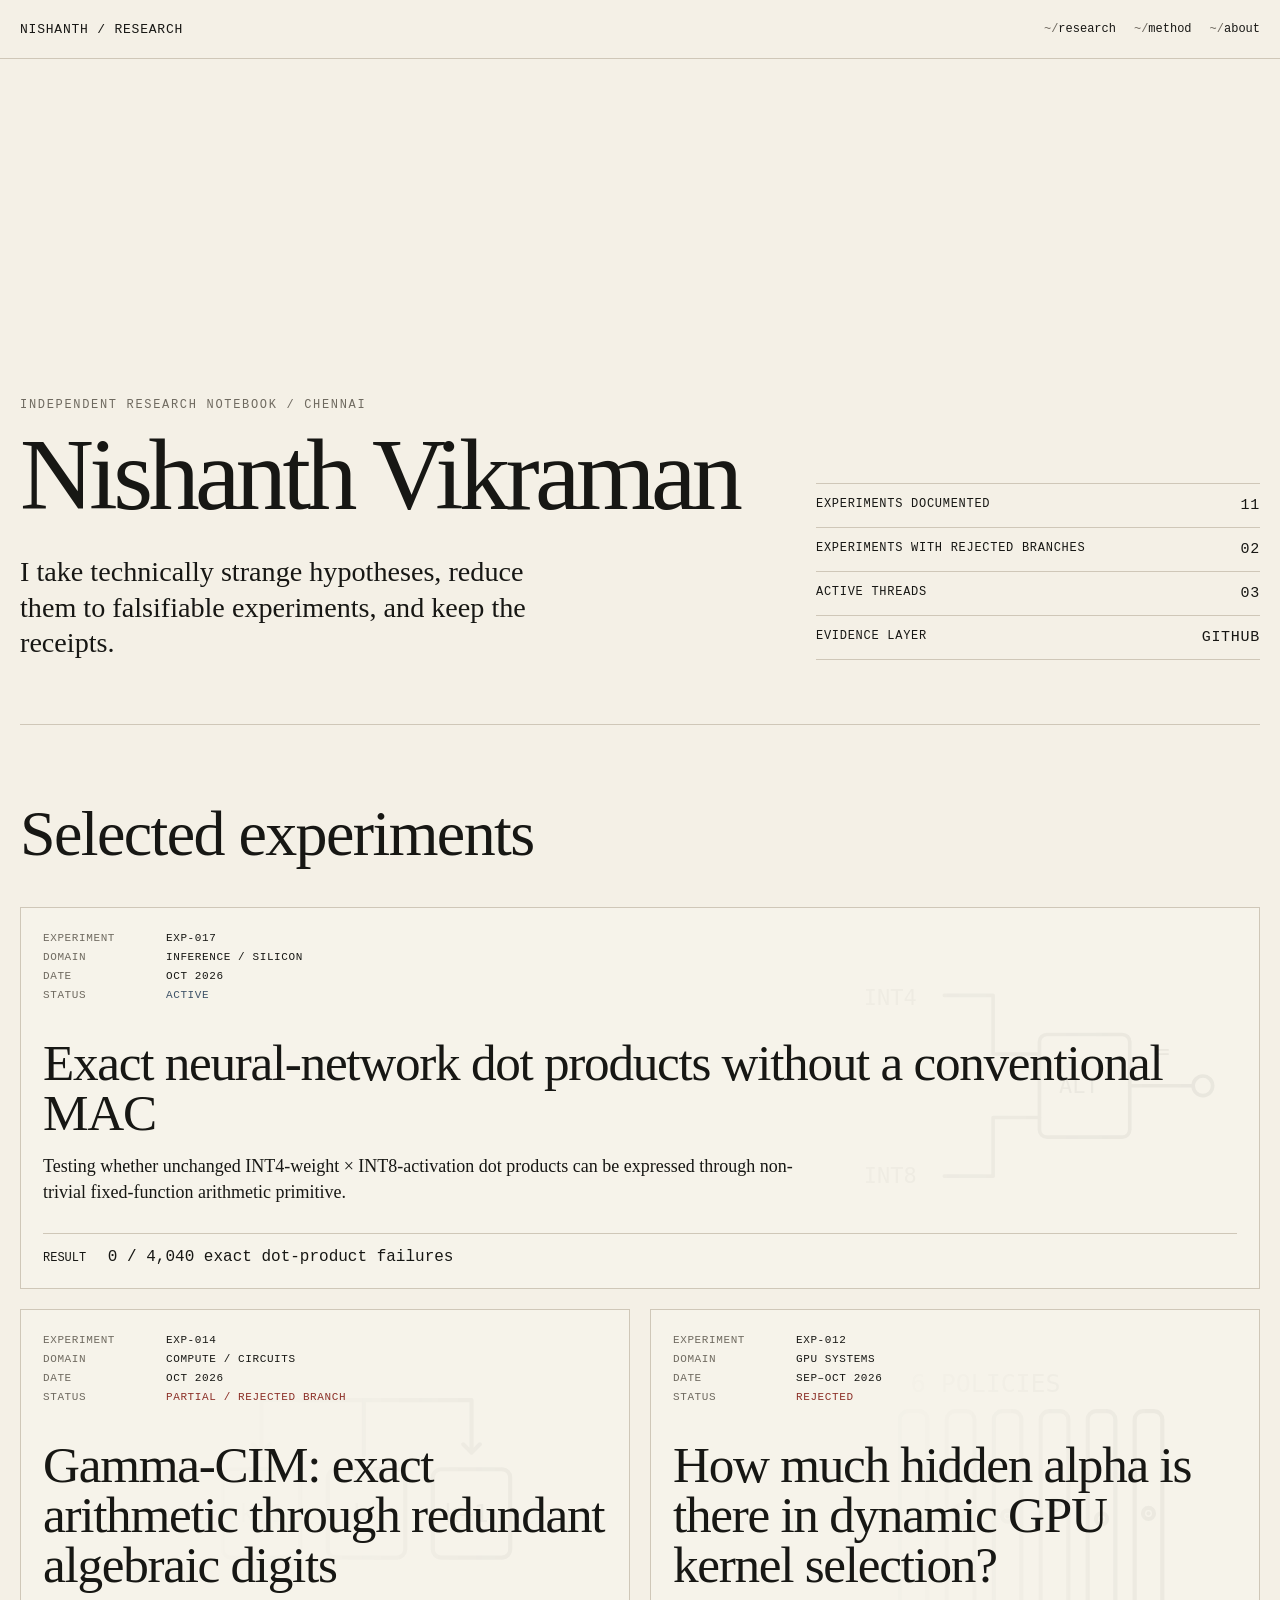
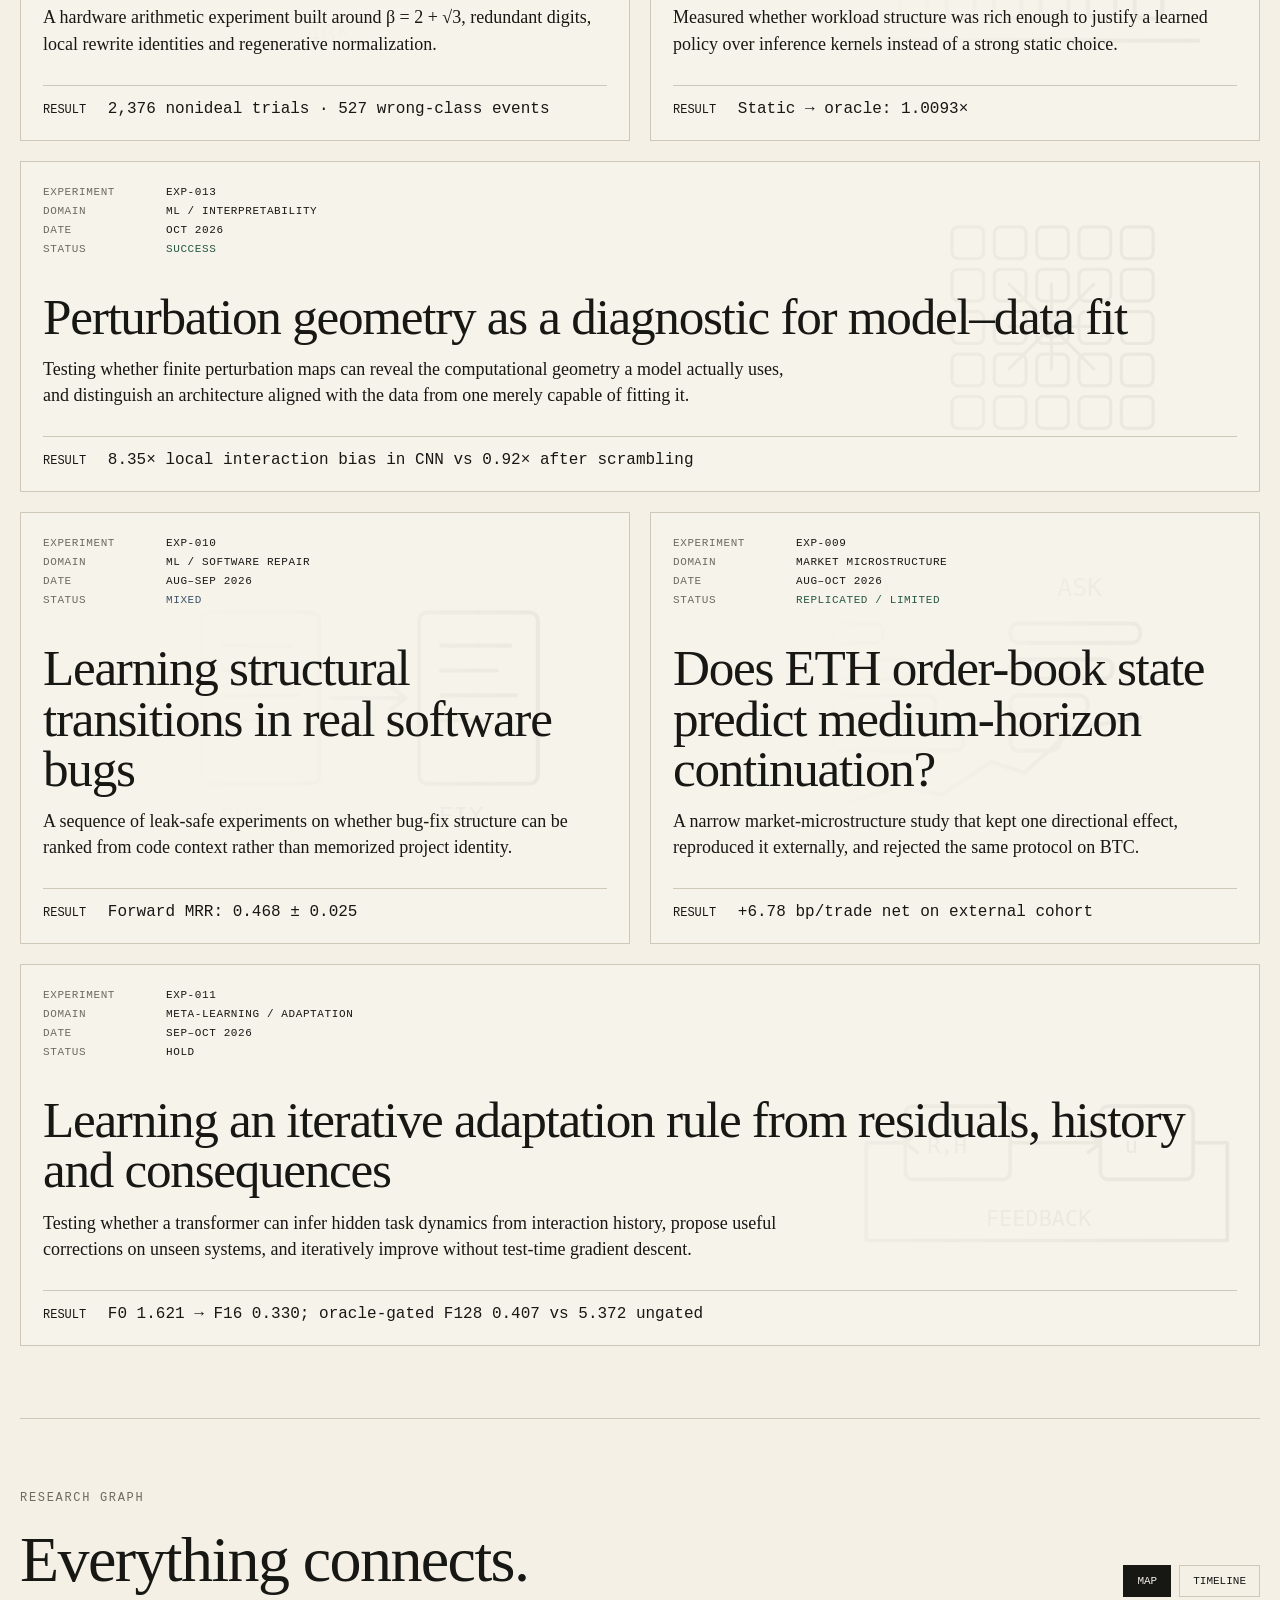
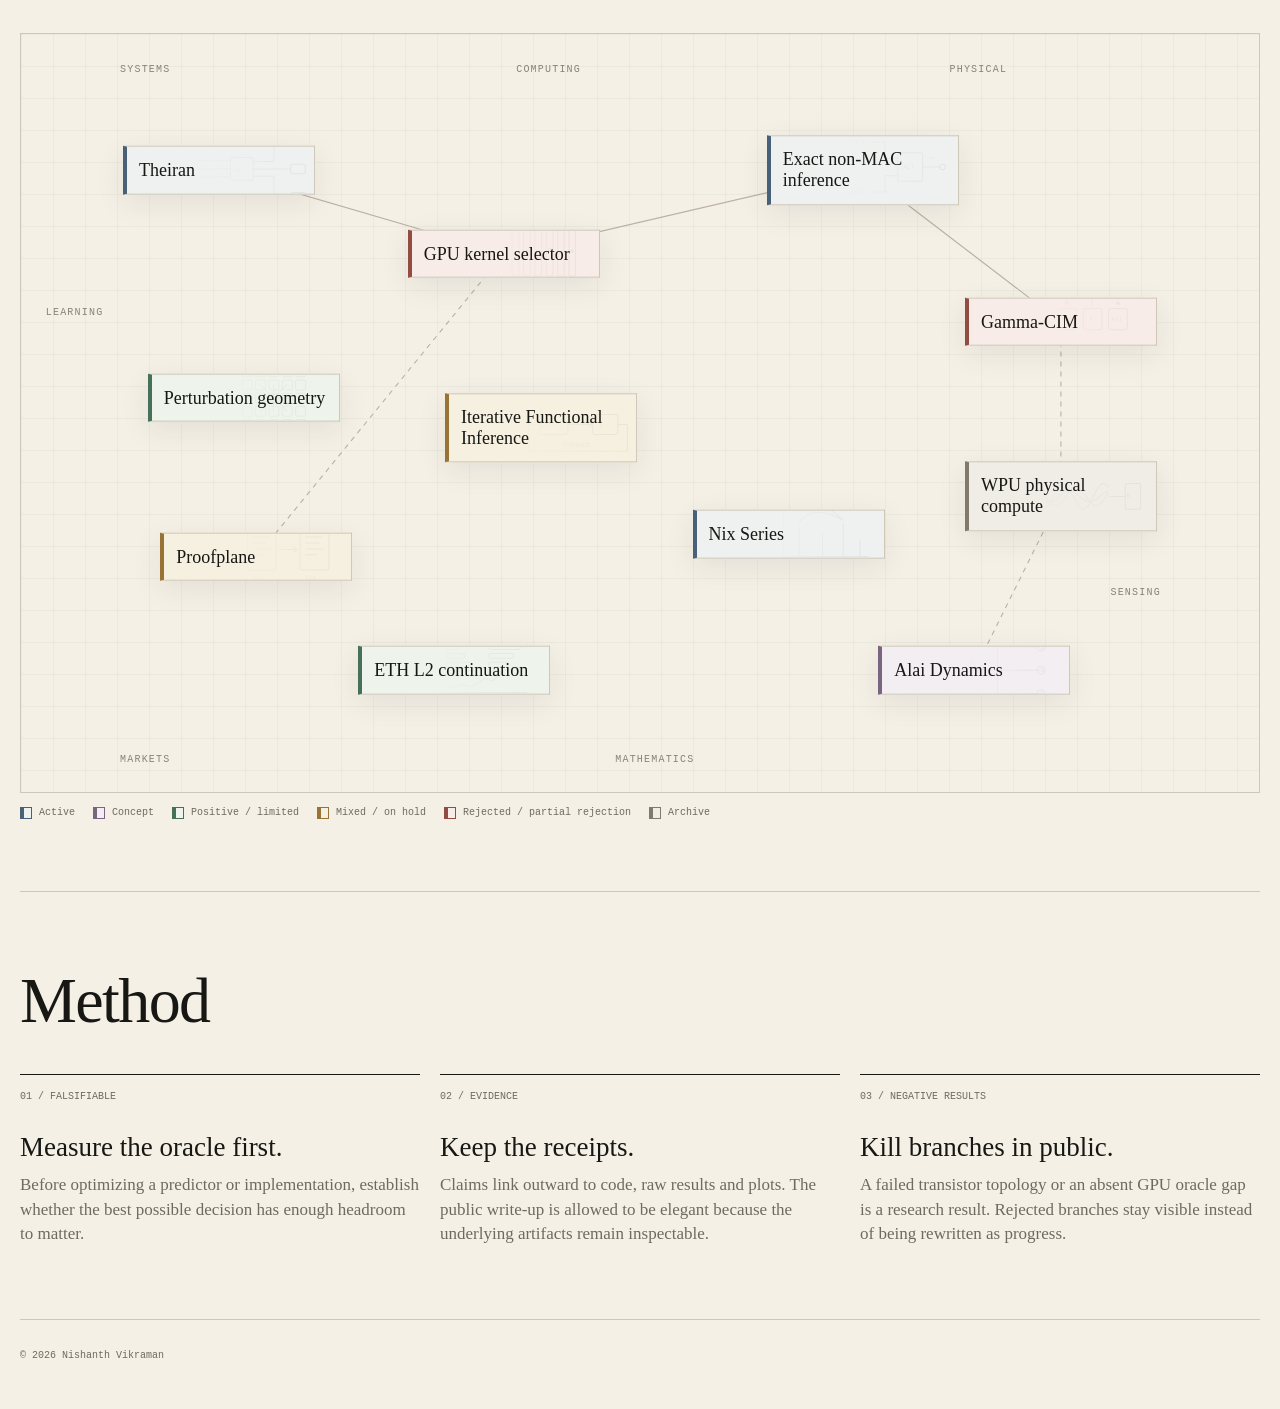
<file: index.html>
<!doctype html>
<html lang="en">
<head>
  <meta charset="utf-8" />
  <meta name="viewport" content="width=device-width, initial-scale=1" />
  <meta name="description" content="Nishanth Vikraman — independent experiments in computing, systems and physical computation." />
  <title>Nishanth Vikraman — Research</title>
  <link rel="stylesheet" href="styles.css" />
</head>
<body>
  <header class="topbar">
    <div class="site-shell topbar-inner">
      <a class="brand" href="index.html">Nishanth / Research</a>
      <nav class="nav">
        <a href="#research">research</a>
        <a href="#principles">method</a>
        <a href="#about">about</a>
      </nav>
    </div>
  </header>

  <main class="site-shell">
    <section class="hero" id="about">
      <div>
        <div class="kicker">Independent research notebook / Chennai</div>
        <h1 id="hero-name">Nishanth Vikraman</h1>
        <div class="hero-copy" id="hero-copy"></div>
      </div>
      <div class="stat-stack" id="stats"></div>
    </section>

    <section class="section">
      <div class="section-heading">
        <h2>Selected experiments</h2>
        <p></p>
      </div>
      <div class="feature-grid" id="feature-grid"></div>
    </section>

    <section class="section" id="research">
      <div class="section-heading">
        <div>
          <div class="kicker">Research graph</div>
          <h2>Everything connects.</h2>
        </div>
        <div class="research-controls" aria-label="Research view">
          <button class="active" data-view="map">Map</button>
          <button data-view="timeline">Timeline</button>
        </div>
      </div>

      <div id="map-view" class="view active">
        <div class="map-wrap" id="map-wrap">
          <svg class="map-svg" aria-hidden="true"></svg>
        </div>
        <div class="map-legend" id="map-legend" aria-label="Experiment status colors"></div>
      </div>
      <div id="timeline-view" class="view">
        <div class="timeline" id="timeline"></div>
      </div>
    </section>

    <section class="section" id="principles">
      <div class="section-heading">
        <h2>Method</h2>
        <p></p>
      </div>
      <div class="principles-grid">
        <div class="principle"><div class="n">01 / FALSIFIABLE</div><h3>Measure the oracle first.</h3><p>Before optimizing a predictor or implementation, establish whether the best possible decision has enough headroom to matter.</p></div>
        <div class="principle"><div class="n">02 / EVIDENCE</div><h3>Keep the receipts.</h3><p>Claims link outward to code, raw results and plots. The public write-up is allowed to be elegant because the underlying artifacts remain inspectable.</p></div>
        <div class="principle"><div class="n">03 / NEGATIVE RESULTS</div><h3>Kill branches in public.</h3><p>A failed transistor topology or an absent GPU oracle gap is a research result. Rejected branches stay visible instead of being rewritten as progress.</p></div>
      </div>
    </section>
  </main>

  <footer class="site-shell footer">
    <span>© <span id="year"></span> Nishanth Vikraman</span>
  </footer>

  <script src="data.js"></script>
  <script src="app.js"></script>
</body>
</html>
</file>
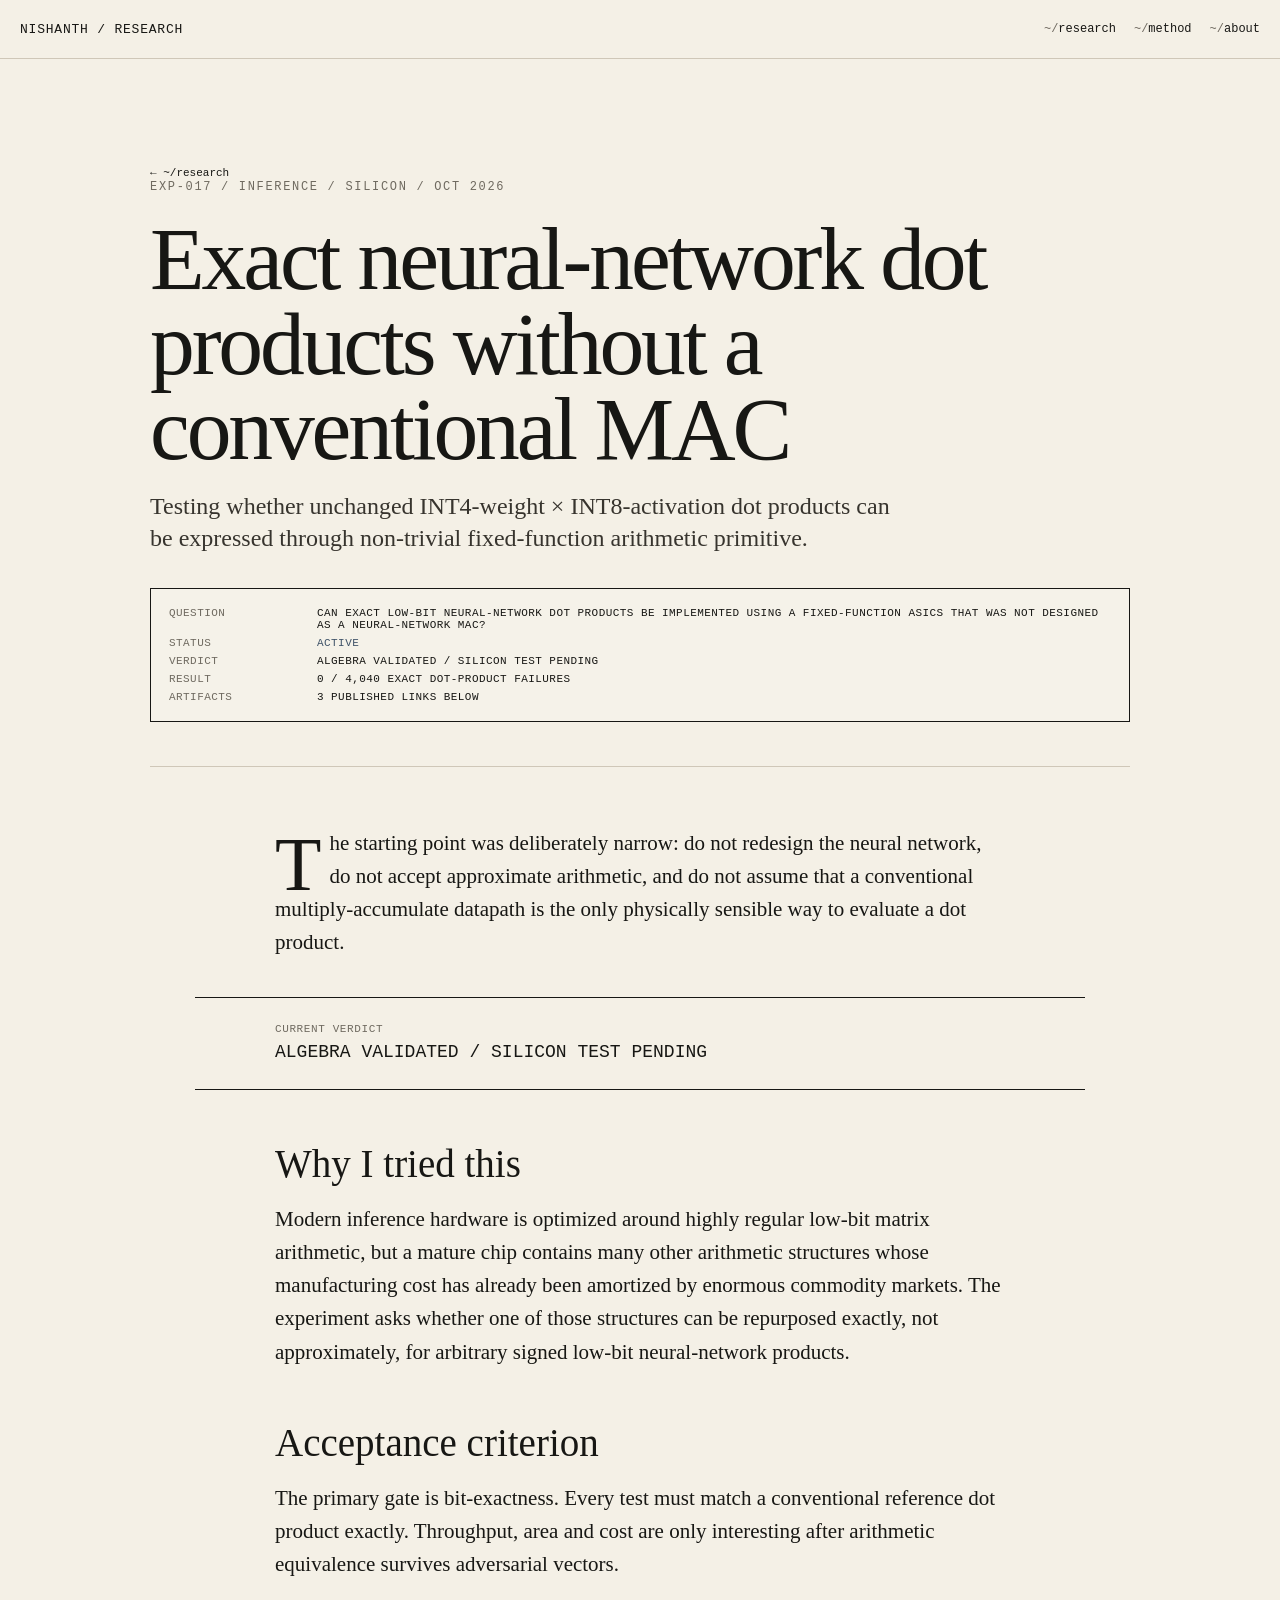
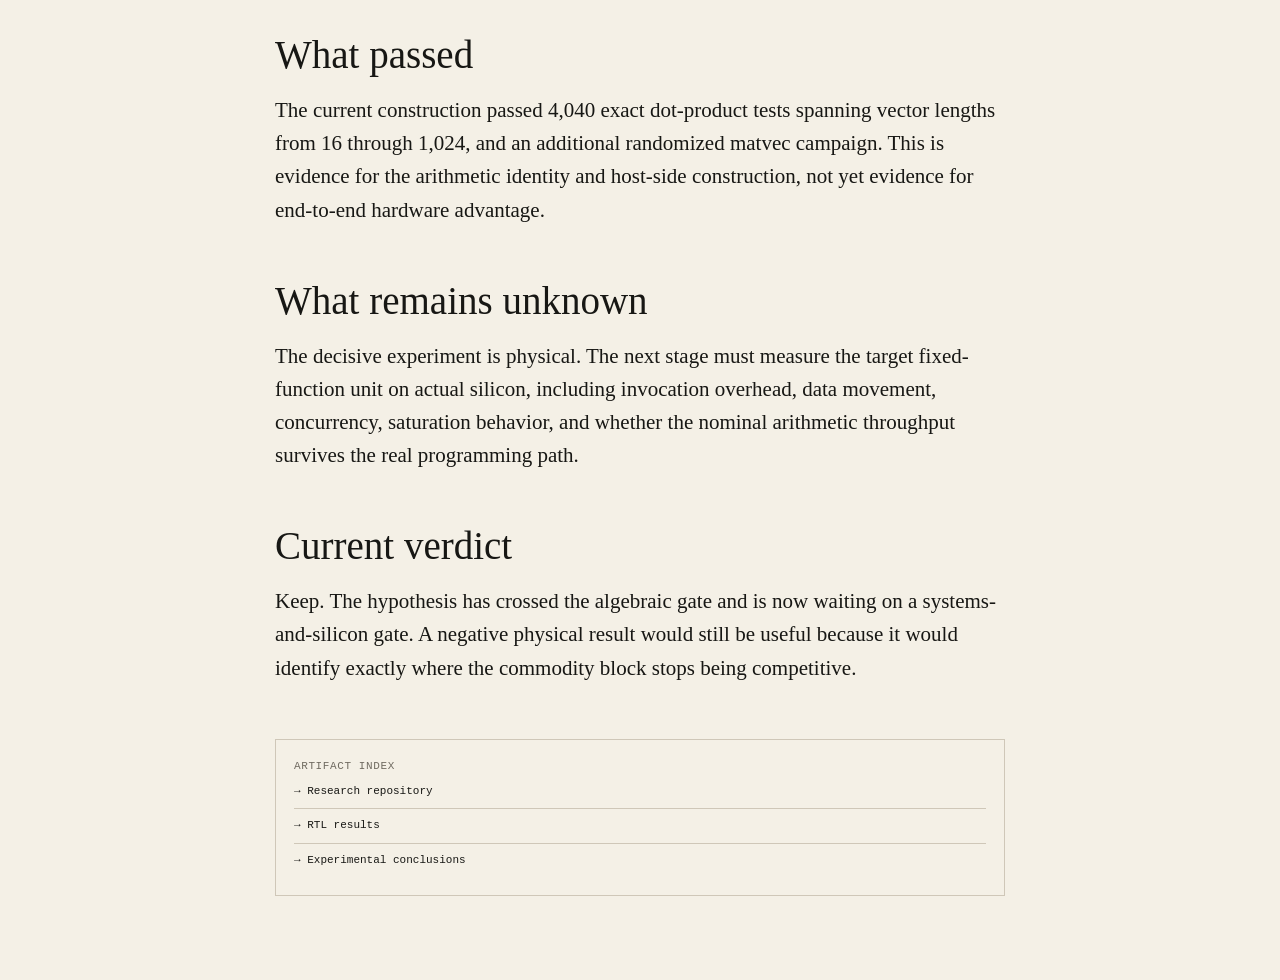
<file: experiment.html>
<!doctype html>
<html lang="en">
<head>
  <meta charset="utf-8" />
  <meta name="viewport" content="width=device-width, initial-scale=1" />
  <title>Experiment — Nishanth Vikraman</title>
  <link rel="stylesheet" href="styles.css" />
</head>
<body>
  <header class="topbar">
    <div class="site-shell topbar-inner">
      <a class="brand" href="index.html">Nishanth / Research</a>
      <nav class="nav"><a href="index.html#research">research</a><a href="index.html#principles">method</a><a href="index.html#about">about</a></nav>
    </div>
  </header>

  <main class="article-shell">
    <header class="article-header">
      <a class="back-link" href="index.html#research">← ~/research</a>
      <div class="kicker" id="article-kicker"></div>
      <h1 id="article-title"></h1>
      <div class="article-deck" id="article-deck"></div>
      <div class="experiment-card">
        <div class="experiment-card-grid" id="experiment-card"></div>
      </div>
    </header>
    <article class="article-body" id="article-body"></article>
  </main>

  <script src="data.js"></script>
  <script src="experiment.js"></script>
</body>
</html>
</file>
<file: styles.css>
:root {
  --ivory: #f4f0e6;
  --paper: #fbf8f0;
  --ink: #171714;
  --muted: #6f6a60;
  --rule: #cfc7b8;
  --accent: #6d2e2a;
  --pass: #285943;
  --fail: #8c3028;
  --active: #3f5368;
  --shadow: rgba(40, 34, 24, 0.08);
  --serif: "Times New Roman", Times, serif;
  --mono: ui-monospace, SFMono-Regular, Menlo, Monaco, Consolas, "Liberation Mono", "Courier New", monospace;
}

* { box-sizing: border-box; }
html { scroll-behavior: smooth; }
body {
  margin: 0;
  color: var(--ink);
  background: var(--ivory);
  font-family: var(--serif);
  text-rendering: optimizeLegibility;
}

a { color: inherit; text-decoration: none; }
a:hover { color: var(--accent); }
button { color: inherit; }

.site-shell {
  width: min(1260px, calc(100% - 40px));
  margin: 0 auto;
}

.topbar {
  position: sticky;
  top: 0;
  z-index: 50;
  border-bottom: 1px solid var(--rule);
  background: color-mix(in srgb, var(--ivory) 91%, transparent);
  backdrop-filter: blur(14px);
}

.topbar-inner {
  min-height: 58px;
  display: flex;
  align-items: center;
  justify-content: space-between;
  gap: 24px;
}

.brand {
  font-family: var(--mono);
  font-size: 13px;
  letter-spacing: .06em;
  text-transform: uppercase;
}

.nav {
  display: flex;
  gap: 18px;
  font-family: var(--mono);
  font-size: 12px;
}

.nav a::before { content: "~/"; color: var(--muted); }

.hero {
  min-height: 74vh;
  display: grid;
  grid-template-columns: 1.25fr .75fr;
  gap: 56px;
  align-items: end;
  padding: 86px 0 64px;
  border-bottom: 1px solid var(--rule);
}

.kicker {
  font-family: var(--mono);
  color: var(--muted);
  font-size: 12px;
  text-transform: uppercase;
  letter-spacing: .14em;
  margin-bottom: 18px;
}

.hero h1 {
  margin: 0;
  max-width: 890px;
  font-weight: 400;
  font-size: clamp(56px, 8vw, 118px);
  line-height: .88;
  letter-spacing: -.045em;
}

.hero-copy {
  max-width: 560px;
  margin-top: 34px;
  font-size: clamp(20px, 2.2vw, 29px);
  line-height: 1.25;
}

.stat-stack {
  border-top: 1px solid var(--rule);
  font-family: var(--mono);
}

.stat-row {
  display: grid;
  grid-template-columns: 1fr auto;
  gap: 24px;
  padding: 13px 0;
  border-bottom: 1px solid var(--rule);
  font-size: 12px;
  text-transform: uppercase;
  letter-spacing: .06em;
}
.stat-row strong { font-size: 15px; font-weight: 500; }

.section { padding: 72px 0; border-bottom: 1px solid var(--rule); }
.section-heading {
  display: flex;
  justify-content: space-between;
  gap: 30px;
  align-items: end;
  margin-bottom: 36px;
}
.section-heading h2 {
  margin: 0;
  font-size: clamp(38px, 5vw, 68px);
  font-weight: 400;
  letter-spacing: -.025em;
}
.section-heading p {
  margin: 0;
  max-width: 460px;
  color: var(--muted);
  font-size: 17px;
  line-height: 1.45;
}

.feature-grid {
  display: grid;
  grid-template-columns: repeat(12, minmax(0, 1fr));
  gap: 20px;
}

.feature-card {
  position: relative;
  isolation: isolate;
  overflow: hidden;
  grid-column: span 6;
  min-width: 0;
  min-height: 360px;
  display: flex;
  flex-direction: column;
  justify-content: space-between;
  border: 1px solid var(--rule);
  background: rgba(255,255,255,.17);
  padding: 22px;
  transition: transform .2s ease, background .2s ease;
}
.feature-card::before {
  content: "";
  position: absolute;
  inset: 0;
  z-index: -1;
  background: var(--map-art) right center / auto 90% no-repeat;
  opacity: .075;
  mask-image: linear-gradient(to right, transparent 20%, rgba(0,0,0,.25) 53%, #000 100%);
  transition: opacity .22s ease;
  pointer-events: none;
}
.feature-card:hover, .feature-card:focus-visible { transform: translateY(-3px); background: rgba(255,255,255,.34); }
.feature-card:hover::before, .feature-card:focus-visible::before { opacity: .2; }
@media (hover: none) { .feature-card::before { opacity: .12; } }
@media (prefers-reduced-motion: reduce) { .feature-card, .feature-card::before { transition: none; } }
.feature-card.wide { grid-column: span 12; min-height: 285px; }

.meta {
  font-family: var(--mono);
  font-size: 11px;
  line-height: 1.55;
  text-transform: uppercase;
  letter-spacing: .055em;
  color: var(--muted);
}
.meta-grid {
  display: grid;
  grid-template-columns: 105px minmax(0, 1fr);
  gap: 2px 18px;
}
.meta-grid span { overflow-wrap: anywhere; }
.meta-grid span:nth-child(odd) { color: var(--muted); }
.meta-grid span:nth-child(even) { color: var(--ink); }

.feature-card h3 {
  margin: 34px 0 14px;
  font-size: clamp(34px, 4vw, 56px);
  line-height: .98;
  font-weight: 400;
  letter-spacing: -.025em;
}
.feature-card p {
  margin: 0;
  max-width: 760px;
  font-size: 18px;
  line-height: 1.45;
}
.metric {
  margin-top: 28px;
  font-family: var(--mono);
  font-size: 12px;
  border-top: 1px solid var(--rule);
  padding-top: 14px;
}
.metric strong { font-size: 16px; font-weight: 500; }

.status-pass { color: var(--pass) !important; }
.status-fail { color: var(--fail) !important; }
.status-active { color: var(--active) !important; }

.research-controls {
  display: flex;
  gap: 8px;
  font-family: var(--mono);
}
.research-controls button {
  border: 1px solid var(--rule);
  background: transparent;
  padding: 9px 13px;
  font: inherit;
  font-size: 11px;
  cursor: pointer;
  text-transform: uppercase;
}
.research-controls button.active { background: var(--ink); color: var(--ivory); border-color: var(--ink); }

.view { display: none; }
.view.active { display: block; }

.map-wrap {
  position: relative;
  height: min(72vw, 760px);
  min-height: 560px;
  min-width: 900px;
  border: 1px solid var(--rule);
  overflow: hidden;
  background:
    linear-gradient(rgba(50,44,34,.04) 1px, transparent 1px),
    linear-gradient(90deg, rgba(50,44,34,.04) 1px, transparent 1px);
  background-size: 32px 32px;
}
#map-view { overflow-x: auto; }
.map-svg { position: absolute; inset: 0; width: 100%; height: 100%; pointer-events: none; }
.map-line { stroke: #b4aa9a; stroke-width: 1.1; opacity: .9; }
.map-line.dashed { stroke-dasharray: 5 5; }
.map-node {
  position: absolute;
  width: clamp(130px, 15vw, 210px);
  transform: translate(-50%, -50%);
  border: 1px solid var(--rule);
  border-left: 4px solid var(--map-color, var(--muted));
  background: var(--map-bg, var(--paper));
  isolation: isolate;
  overflow: hidden;
  padding: 13px 12px;
  font-size: 18px;
  line-height: 1.15;
  cursor: pointer;
  box-shadow: 0 8px 30px var(--shadow);
  transition: transform .16s ease, border-color .16s ease;
}
.map-node::before {
  content: "";
  position: absolute;
  inset: 0;
  z-index: -1;
  background: var(--map-art) right center / cover no-repeat;
  opacity: .07;
  mask-image: linear-gradient(to right, transparent 10%, rgba(0,0,0,.28) 48%, #000 100%);
  transition: opacity .22s ease;
  pointer-events: none;
}
.map-node:hover, .map-node:focus-visible { transform: translate(-50%, -50%) scale(1.035); border-color: var(--ink); }
.map-node:hover::before, .map-node:focus-visible::before { opacity: .34; }
.map-node-name { display: block; position: relative; }
@media (hover: none) { .map-node::before { opacity: .16; } }
@media (prefers-reduced-motion: reduce) { .map-node, .map-node::before { transition: none; } }
.map-status-active { --map-color: #496178; --map-bg: #eef1f0; }
.map-status-concept { --map-color: #7a6580; --map-bg: #f3eef2; }
.map-status-positive { --map-color: #47705a; --map-bg: #eef3eb; }
.map-status-mixed { --map-color: #987335; --map-bg: #f6f0e0; }
.map-status-rejected { --map-color: #934c42; --map-bg: #f7ece7; }
.map-status-archive { --map-color: #81796c; --map-bg: #f0ede7; }
.map-status-other { --map-color: #716c62; --map-bg: var(--paper); }
.map-legend { display: flex; flex-wrap: wrap; gap: 10px 18px; padding-top: 14px; }
.map-legend-item { display: inline-flex; align-items: center; gap: 7px; font: 10px var(--mono); color: var(--muted); }
.map-legend-swatch { width: 12px; height: 12px; border: 1px solid var(--map-color); background: var(--map-bg); border-left-width: 4px; }
.map-label {
  position: absolute;
  font-family: var(--mono);
  font-size: 10px;
  letter-spacing: .12em;
  text-transform: uppercase;
  color: #8a8274;
}

.timeline {
  position: relative;
  max-width: 950px;
  margin: 0 auto;
}
.timeline::before {
  content: "";
  position: absolute;
  left: 94px;
  top: 0;
  bottom: 0;
  width: 1px;
  background: var(--rule);
}
.timeline-item {
  display: grid;
  grid-template-columns: 72px 1fr;
  gap: 42px;
  padding: 0 0 46px;
  position: relative;
}
.timeline-date {
  font-family: var(--mono);
  font-size: 10px;
  color: var(--muted);
  text-align: right;
  padding-top: 4px;
}
.timeline-card {
  border-top: 1px solid var(--ink);
  padding-top: 12px;
}
.timeline-card::before {
  content: "";
  position: absolute;
  left: 90px;
  margin-top: 1px;
  width: 9px;
  height: 9px;
  background: var(--ivory);
  border: 1px solid var(--ink);
  border-radius: 50%;
}
.timeline-card h3 { margin: 12px 0 7px; font-weight: 400; font-size: 30px; }
.timeline-card p { margin: 0; color: var(--muted); font-size: 17px; line-height: 1.45; }
.timeline-card .mini-result { margin-top: 13px; font-family: var(--mono); font-size: 11px; }

.principles-grid {
  display: grid;
  grid-template-columns: repeat(3, 1fr);
  gap: 20px;
}
.principle {
  border-top: 1px solid var(--ink);
  padding-top: 16px;
}
.principle .n { font-family: var(--mono); font-size: 10px; color: var(--muted); }
.principle h3 { font-size: 27px; font-weight: 400; margin: 30px 0 10px; }
.principle p { color: var(--muted); font-size: 17px; line-height: 1.46; margin: 0; }

.footer {
  padding: 30px 0 48px;
  display: flex;
  justify-content: space-between;
  gap: 20px;
  font-family: var(--mono);
  font-size: 10px;
  color: var(--muted);
}

/* Experiment page */
.article-shell { width: min(980px, calc(100% - 40px)); margin: 0 auto; }
.article-header { padding: 84px 0 44px; border-bottom: 1px solid var(--rule); }
.article-header h1 { margin: 22px 0 20px; max-width: 920px; font-weight: 400; font-size: clamp(48px, 7vw, 92px); line-height: .95; letter-spacing: -.035em; }
.article-deck { max-width: 760px; font-size: 24px; line-height: 1.3; color: #37342e; }
.experiment-card {
  margin: 34px 0 0;
  border: 1px solid var(--ink);
  padding: 18px;
  font-family: var(--mono);
  font-size: 11px;
  text-transform: uppercase;
  letter-spacing: .04em;
  background: rgba(255,255,255,.12);
}
.experiment-card-grid { display: grid; grid-template-columns: 130px 1fr; gap: 6px 18px; }
.experiment-card-grid .label { color: var(--muted); }

.article-body {
  max-width: 730px;
  margin: 0 auto;
  padding: 60px 0 84px;
  font-family: "Times New Roman", Times, serif;
  font-size: 21px;
  line-height: 1.58;
}
.article-body h2 { margin: 54px 0 18px; font-size: 39px; font-weight: 400; line-height: 1.05; }
.article-body h3 { margin: 36px 0 12px; font-size: 28px; font-weight: 400; }
.article-body p { margin: 0 0 24px; }
.article-body .lead:first-letter { float: left; font-size: 76px; line-height: .72; padding-right: 8px; padding-top: 10px; }
.article-body code { font-family: var(--mono); font-size: .78em; background: rgba(0,0,0,.05); padding: .1em .28em; }
.article-body pre { overflow: auto; padding: 16px; border: 1px solid var(--rule); background: var(--paper); font-family: var(--mono); font-size: 12px; line-height: 1.5; }
.callout {
  margin: 38px -80px;
  border-top: 1px solid var(--ink);
  border-bottom: 1px solid var(--ink);
  padding: 22px 80px;
  font-family: var(--mono);
  font-size: 12px;
  line-height: 1.55;
}
.callout strong { font-size: 18px; font-weight: 500; }
.artifacts {
  margin-top: 54px;
  border: 1px solid var(--rule);
  padding: 18px;
  font-family: var(--mono);
  font-size: 11px;
}
.artifacts a { display: block; padding: 8px 0; border-bottom: 1px solid var(--rule); }
.artifacts a:last-child { border-bottom: 0; }
.back-link { font-family: var(--mono); font-size: 11px; display: inline-block; margin-top: 24px; }

@media (max-width: 820px) {
  .hero { grid-template-columns: 1fr; min-height: unset; padding-top: 64px; }
  .feature-card, .feature-card.wide { grid-column: span 12; }
  .section-heading { display: block; }
  .section-heading p { margin-top: 14px; }
  .principles-grid { grid-template-columns: 1fr; }
  .map-wrap { height: 760px; }
  .map-node { width: 145px; }
  .callout { margin: 32px -18px; padding: 20px 18px; }
}

@media (max-width: 560px) {
  .site-shell, .article-shell { width: min(100% - 24px, 1260px); }
  .topbar-inner { min-height: 52px; }
  .nav { gap: 10px; }
  .nav a:nth-child(2) { display: none; }
  .hero { padding: 52px 0 44px; }
  .hero h1 { font-size: 58px; }
  .section { padding: 52px 0; }
  .map-wrap { height: 820px; }
  .timeline::before { left: 69px; }
  .timeline-item { grid-template-columns: 52px 1fr; gap: 30px; }
  .timeline-card::before { left: 65px; }
  .article-body { font-size: 19px; }
  .article-header { padding-top: 54px; }
}
</file>
